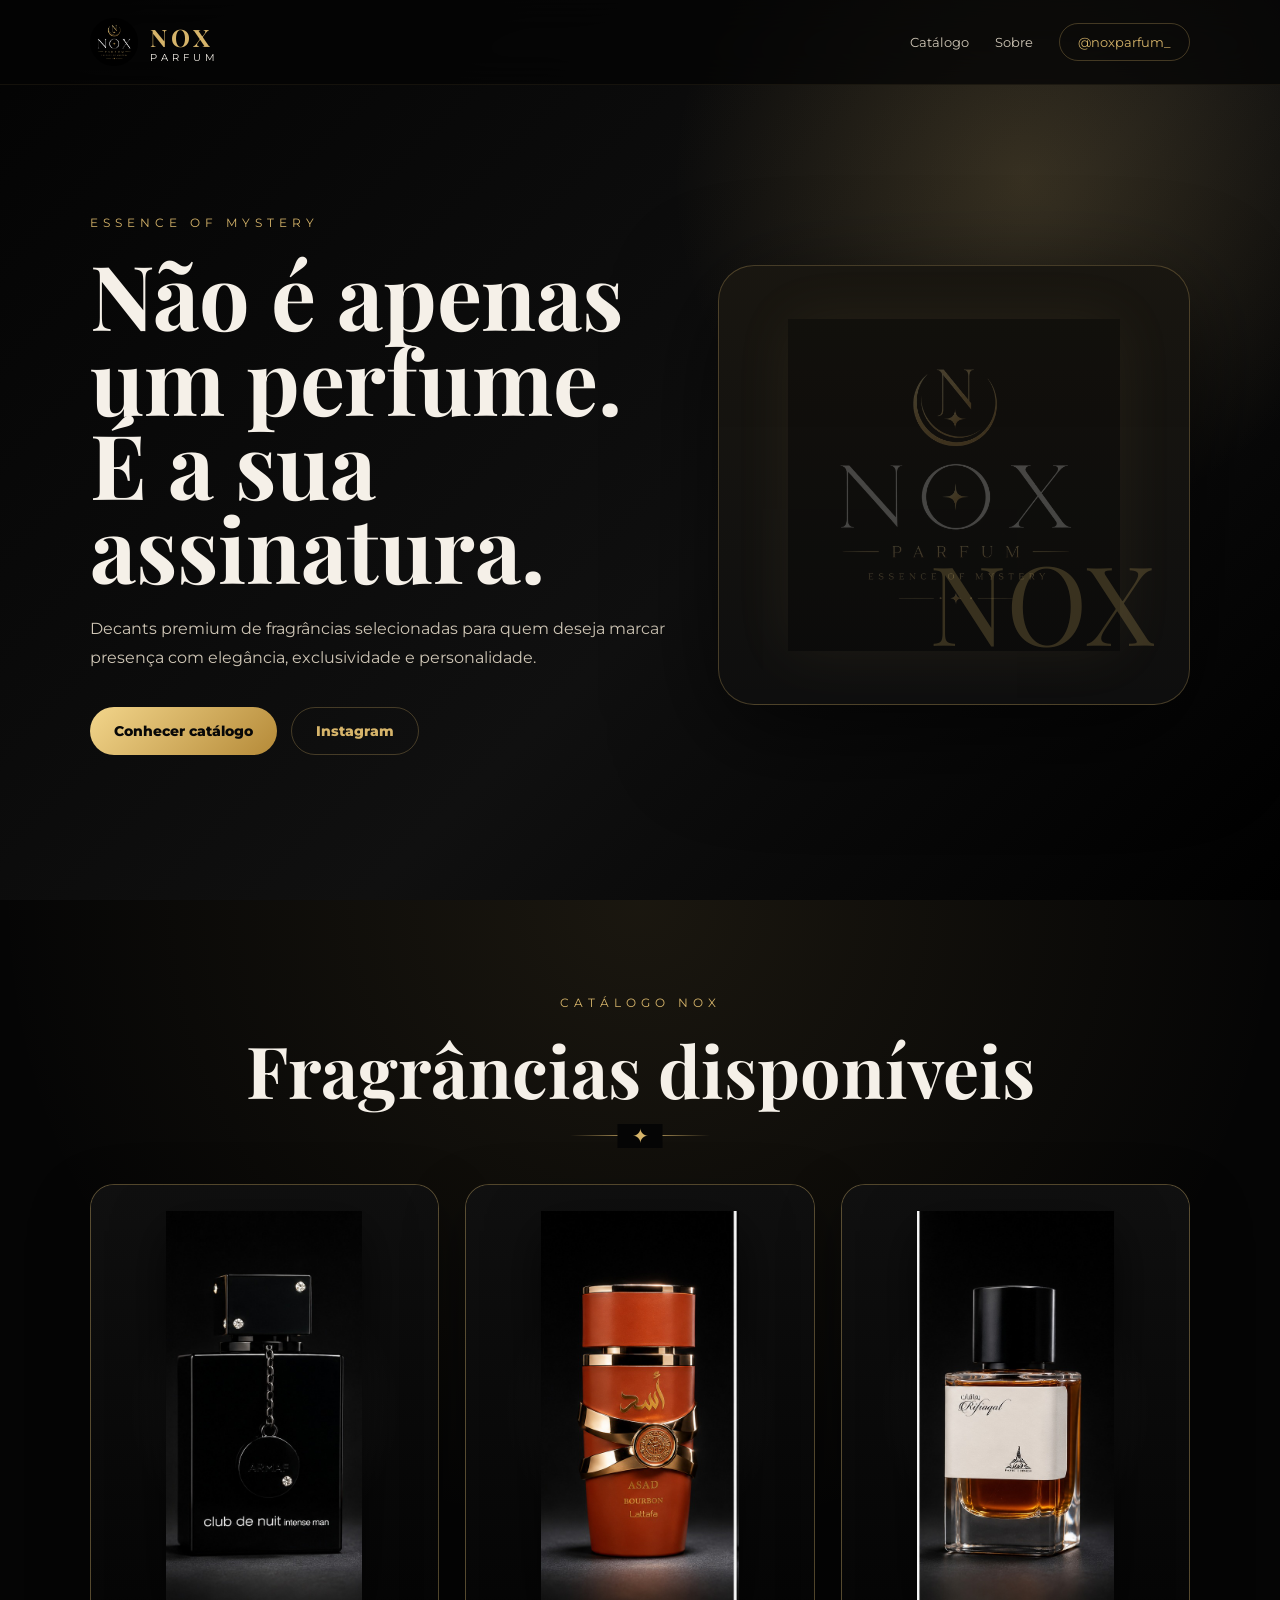
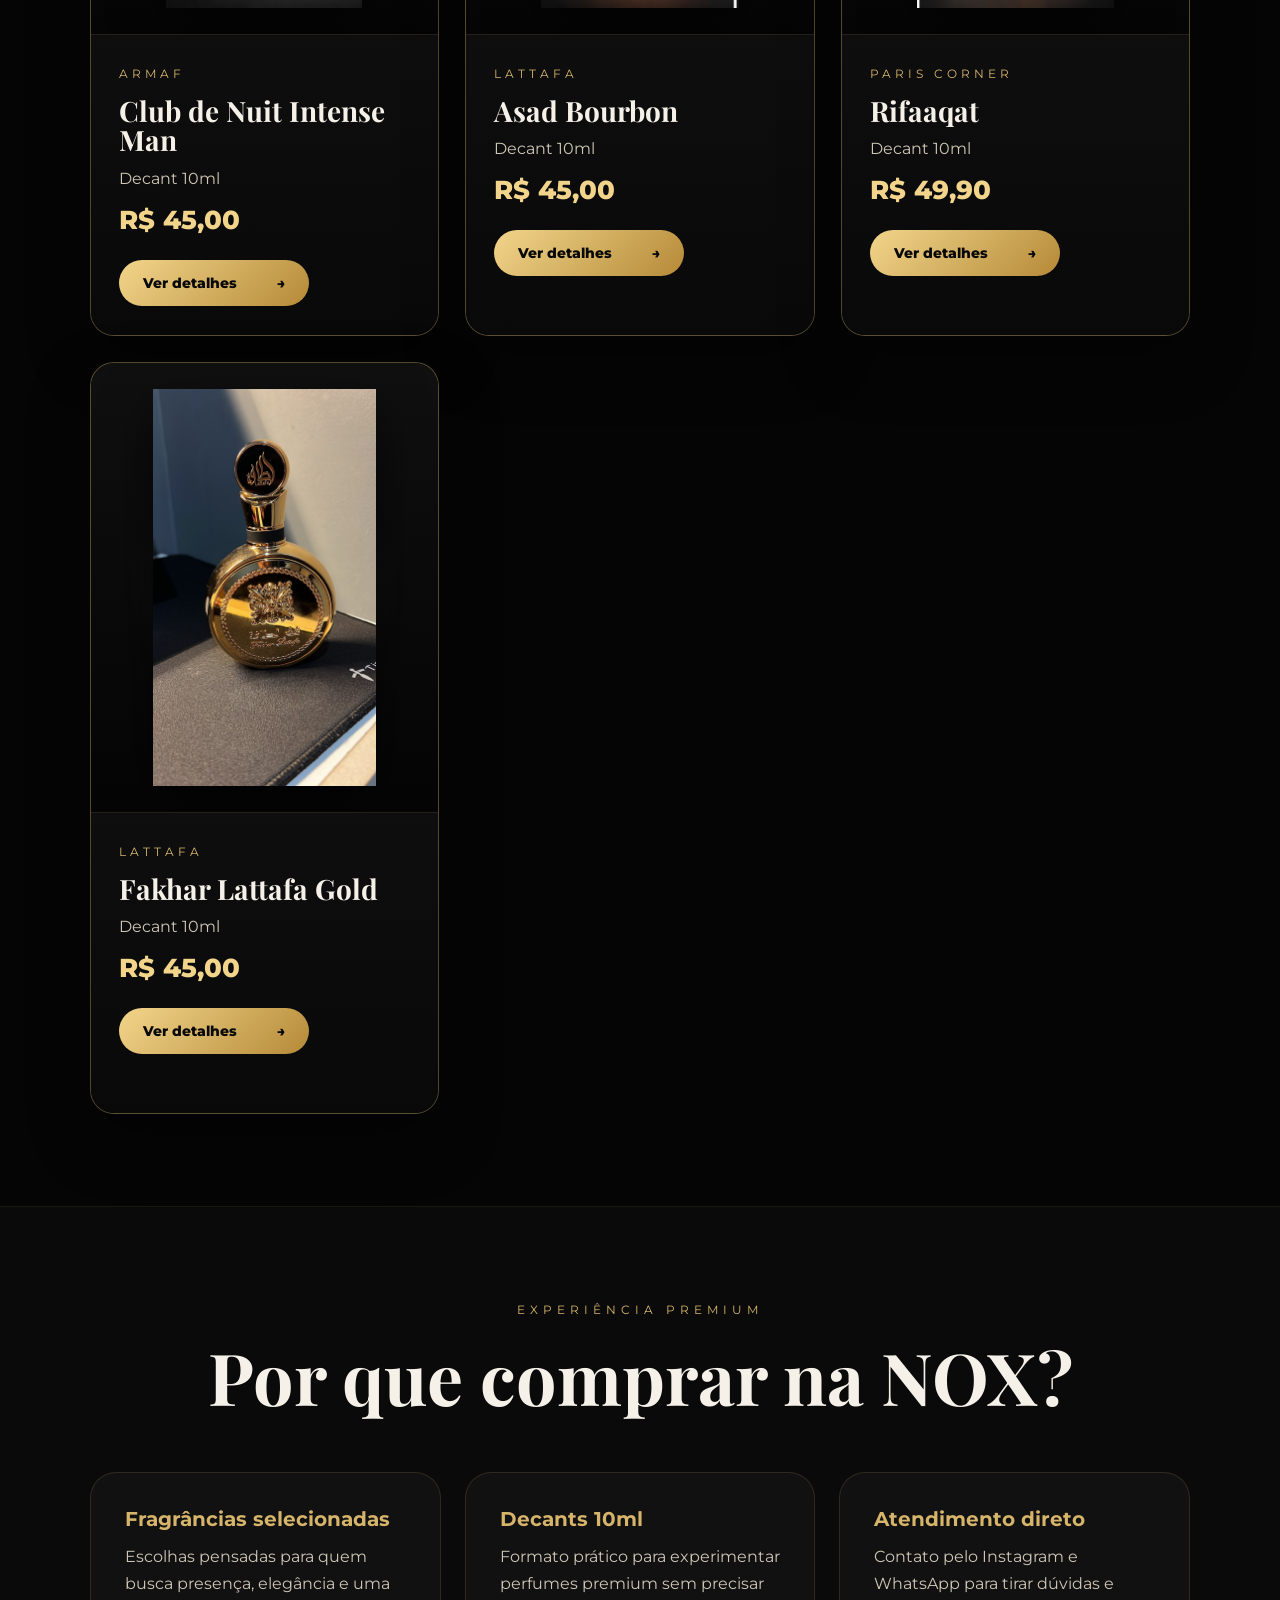
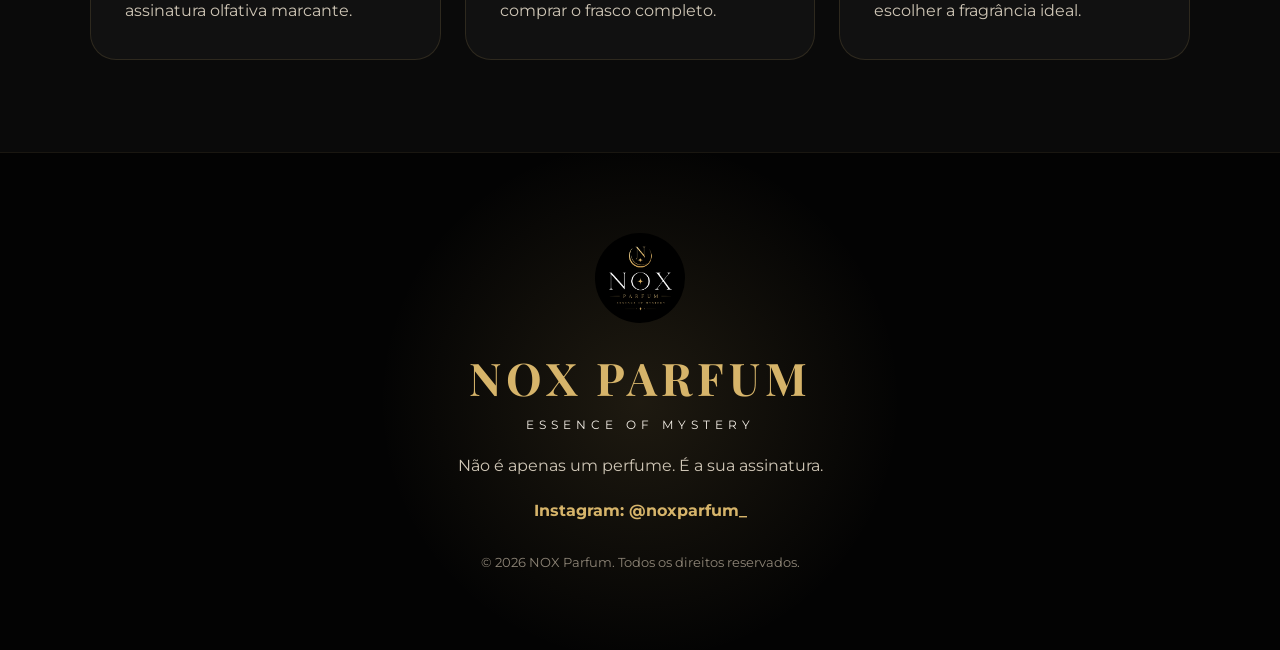
<file: index.html>
<!DOCTYPE html>
<html lang="pt-BR">
<head>
  <meta charset="UTF-8"><meta name="viewport" content="width=device-width, initial-scale=1.0">
  <title>NOX Parfum | Decants Premium</title>
  <meta name="description" content="NOX Parfum — decants premium de fragrâncias selecionadas. Não é apenas um perfume. É a sua assinatura.">
  <meta name="keywords" content="NOX Parfum, decants, perfumes importados, Club de Nuit, Asad Bourbon, Rifaaqat, Fakhar Gold">
  <meta property="og:title" content="NOX Parfum | Decants Premium"><meta property="og:description" content="Fragrâncias selecionadas para quem deseja marcar presença.">
  <meta property="og:type" content="website"><meta property="og:url" content="https://noxparfum.com.br"><meta property="og:image" content="https://noxparfum.com.br/assets/images/logo/logo-nox.png">
  <link rel="icon" href="assets/images/logo/logo-nox.png">
  <link rel="preconnect" href="https://fonts.googleapis.com"><link rel="preconnect" href="https://fonts.gstatic.com" crossorigin>
  <link href="https://fonts.googleapis.com/css2?family=Playfair+Display:wght@600;700&family=Montserrat:wght@300;400;500;600;700;800&display=swap" rel="stylesheet">
  <link rel="stylesheet" href="css/style.css">
</head>
<body>
<header class="header">
  <a href="index.html" class="logo-wrap"><img class="logo-img" src="assets/images/logo/logo-nox.png" alt="Logo NOX Parfum"><div class="logo-text"><strong>NOX</strong><span>PARFUM</span></div></a>
  <nav class="nav"><a href="#catalogo">Catálogo</a><a href="#sobre">Sobre</a><a class="insta-btn" href="https://www.instagram.com/noxparfum_/" target="_blank">@noxparfum_</a></nav>
</header>
<section class="hero">
  <div><div class="hero-kicker">Essence of Mystery</div><h1>Não é apenas um perfume.<br>É a sua assinatura.</h1><p>Decants premium de fragrâncias selecionadas para quem deseja marcar presença com elegância, exclusividade e personalidade.</p><div class="actions"><a class="btn btn-gold" href="#catalogo">Conhecer catálogo</a><a class="btn btn-dark" href="https://www.instagram.com/noxparfum_/" target="_blank">Instagram</a></div></div>
  <div class="hero-visual" aria-label="Identidade visual NOX"></div>
</section>
<main>
<section id="catalogo" class="section catalog-section"><div class="section-title"><span>Catálogo NOX</span><h2>Fragrâncias disponíveis</h2><div class="title-ornament"></div></div><div class="catalog-grid" id="catalogoGrid"></div></section>
<section id="sobre" class="section about"><div class="section-title"><span>Experiência Premium</span><h2>Por que comprar na NOX?</h2></div><div class="feature-grid"><div class="feature"><h3>Fragrâncias selecionadas</h3><p>Escolhas pensadas para quem busca presença, elegância e uma assinatura olfativa marcante.</p></div><div class="feature"><h3>Decants 10ml</h3><p>Formato prático para experimentar perfumes premium sem precisar comprar o frasco completo.</p></div><div class="feature"><h3>Atendimento direto</h3><p>Contato pelo Instagram e WhatsApp para tirar dúvidas e escolher a fragrância ideal.</p></div></div></section>
</main>
<footer class="footer"><img class="footer-logo" src="assets/images/logo/logo-nox.png" alt="Logo NOX"><h2>NOX PARFUM</h2><div class="mystery">ESSENCE OF MYSTERY</div><p>Não é apenas um perfume. É a sua assinatura.</p><a href="https://www.instagram.com/noxparfum_/" target="_blank">Instagram: @noxparfum_</a><small>© 2026 NOX Parfum. Todos os direitos reservados.</small></footer>
<script src="js/main.js"></script>
</body></html>
</file>
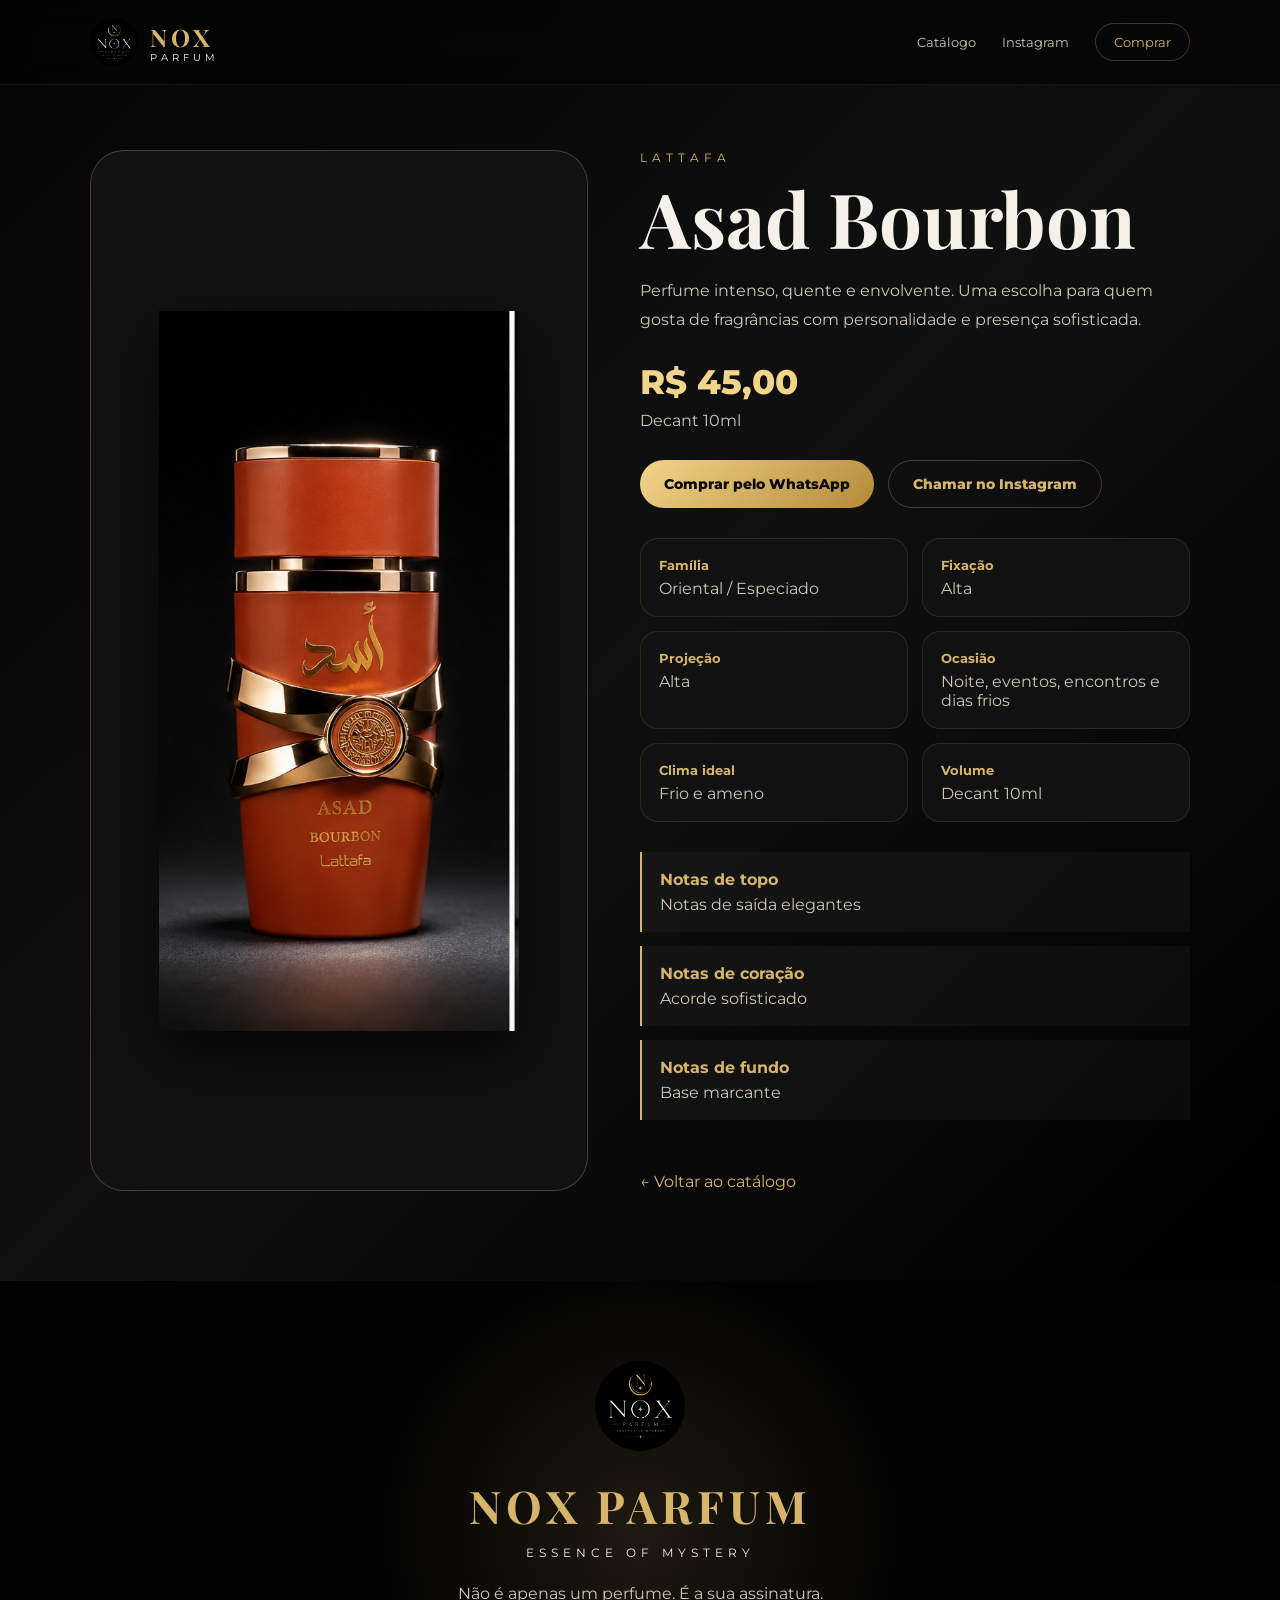
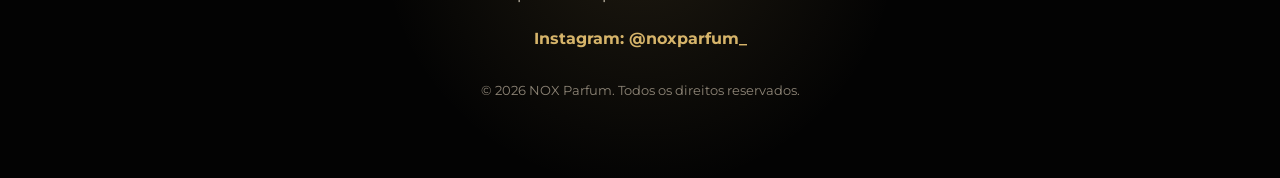
<file: perfumes/asad-bourbon.html>
<!DOCTYPE html><html lang="pt-BR"><head>
<meta charset="UTF-8"><meta name="viewport" content="width=device-width, initial-scale=1.0">
<title>Asad Bourbon | NOX Parfum</title><meta name="description" content="Perfume intenso, quente e envolvente. Uma escolha para quem gosta de fragrâncias com personalidade e presença sofisticada. Decant 10ml disponível na NOX Parfum.">
<link rel="icon" href="../assets/images/logo/logo-nox.png"><link rel="preconnect" href="https://fonts.googleapis.com"><link rel="preconnect" href="https://fonts.gstatic.com" crossorigin>
<link href="https://fonts.googleapis.com/css2?family=Playfair+Display:wght@600;700&family=Montserrat:wght@300;400;500;600;700;800&display=swap" rel="stylesheet"><link rel="stylesheet" href="../css/style.css"></head><body>
<header class="header"><a href="../index.html" class="logo-wrap"><img class="logo-img" src="../assets/images/logo/logo-nox.png" alt="Logo NOX Parfum"><div class="logo-text"><strong>NOX</strong><span>PARFUM</span></div></a><nav class="nav"><a href="../index.html#catalogo">Catálogo</a><a href="https://www.instagram.com/noxparfum_/" target="_blank">Instagram</a><a class="insta-btn" href="https://wa.me/5524981528704?text=Ol%C3%A1%21%20Tenho%20interesse%20no%20decant%20de%2010ml%20do%20Asad%20Bourbon%20por%20R%2445%2C00." target="_blank">Comprar</a></nav></header>
<main class="product-page"><div class="product-gallery"><img src="../assets/images/products/asad-bourbon.jpg" alt="Asad Bourbon"></div><section class="product-content"><div class="brand-line">Lattafa</div><h1>Asad Bourbon</h1><p class="product-desc">Perfume intenso, quente e envolvente. Uma escolha para quem gosta de fragrâncias com personalidade e presença sofisticada.</p><div class="product-price">R$ 45,00</div><div class="volume">Decant 10ml</div><div class="actions"><a class="btn btn-gold" href="https://wa.me/5524981528704?text=Ol%C3%A1%21%20Tenho%20interesse%20no%20decant%20de%2010ml%20do%20Asad%20Bourbon%20por%20R%2445%2C00." target="_blank">Comprar pelo WhatsApp</a><a class="btn btn-dark" href="https://www.instagram.com/noxparfum_/" target="_blank">Chamar no Instagram</a></div><div class="specs"><div class="spec"><strong>Família</strong><span>Oriental / Especiado</span></div><div class="spec"><strong>Fixação</strong><span>Alta</span></div><div class="spec"><strong>Projeção</strong><span>Alta</span></div><div class="spec"><strong>Ocasião</strong><span>Noite, eventos, encontros e dias frios</span></div><div class="spec"><strong>Clima ideal</strong><span>Frio e ameno</span></div><div class="spec"><strong>Volume</strong><span>Decant 10ml</span></div></div><div class="notes"><div class="note-row"><strong>Notas de topo</strong><span>Notas de saída elegantes</span></div><div class="note-row"><strong>Notas de coração</strong><span>Acorde sofisticado</span></div><div class="note-row"><strong>Notas de fundo</strong><span>Base marcante</span></div></div><a class="back-link" href="../index.html#catalogo">← Voltar ao catálogo</a></section></main>
<footer class="footer"><img class="footer-logo" src="../assets/images/logo/logo-nox.png" alt="Logo NOX"><h2>NOX PARFUM</h2><div class="mystery">ESSENCE OF MYSTERY</div><p>Não é apenas um perfume. É a sua assinatura.</p><a href="https://www.instagram.com/noxparfum_/" target="_blank">Instagram: @noxparfum_</a><small>© 2026 NOX Parfum. Todos os direitos reservados.</small></footer>
</body></html>
</file>
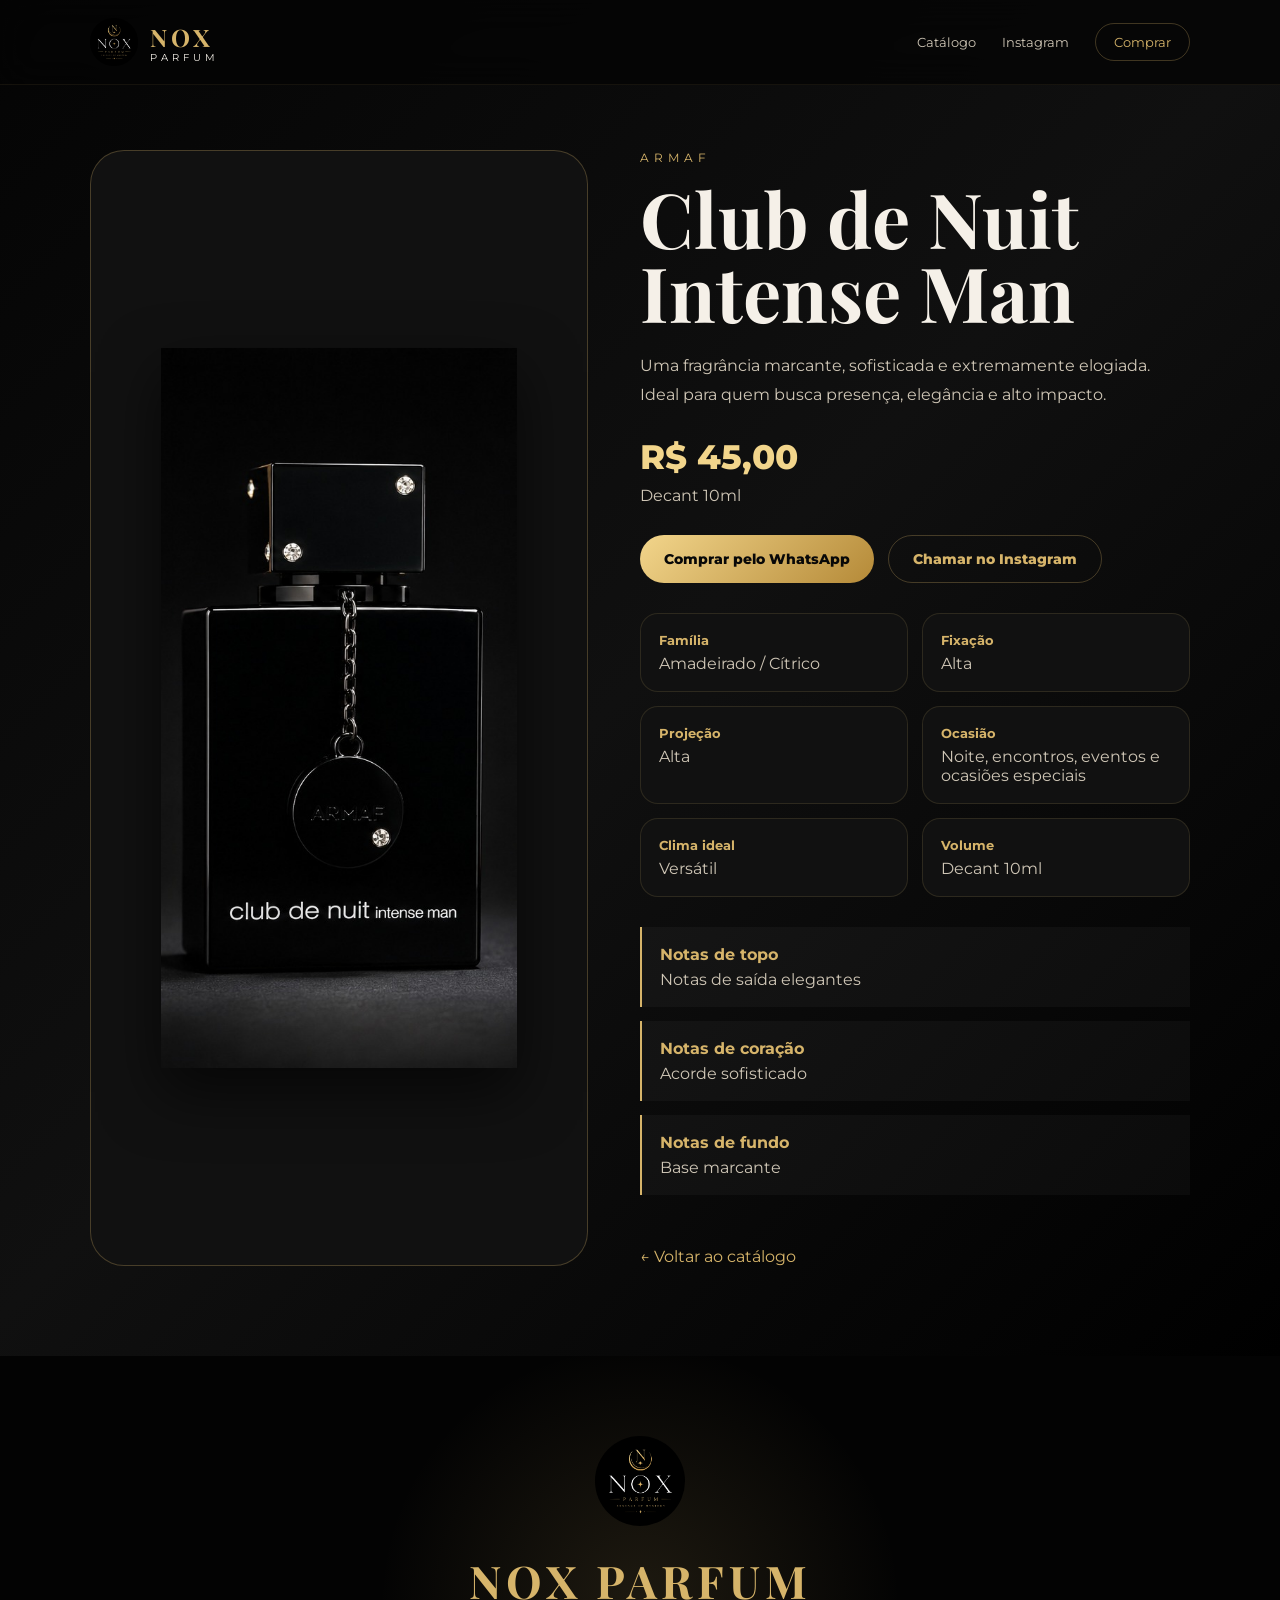
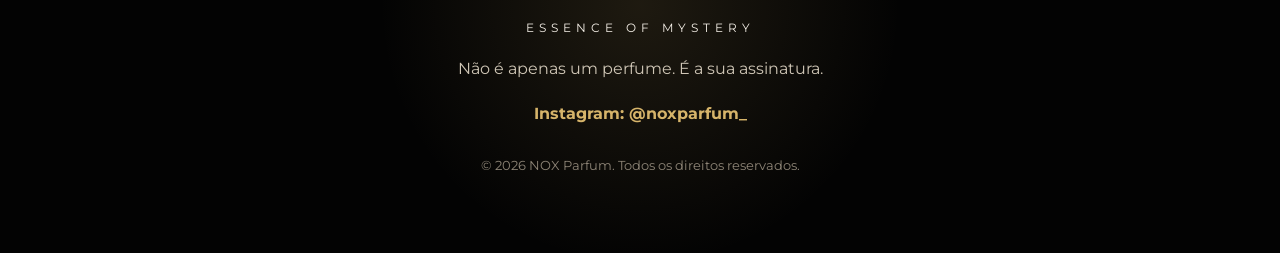
<file: perfumes/club-de-nuit.html>
<!DOCTYPE html><html lang="pt-BR"><head>
<meta charset="UTF-8"><meta name="viewport" content="width=device-width, initial-scale=1.0">
<title>Club de Nuit Intense Man | NOX Parfum</title><meta name="description" content="Uma fragrância marcante, sofisticada e extremamente elogiada. Ideal para quem busca presença, elegância e alto impacto. Decant 10ml disponível na NOX Parfum.">
<link rel="icon" href="../assets/images/logo/logo-nox.png"><link rel="preconnect" href="https://fonts.googleapis.com"><link rel="preconnect" href="https://fonts.gstatic.com" crossorigin>
<link href="https://fonts.googleapis.com/css2?family=Playfair+Display:wght@600;700&family=Montserrat:wght@300;400;500;600;700;800&display=swap" rel="stylesheet"><link rel="stylesheet" href="../css/style.css"></head><body>
<header class="header"><a href="../index.html" class="logo-wrap"><img class="logo-img" src="../assets/images/logo/logo-nox.png" alt="Logo NOX Parfum"><div class="logo-text"><strong>NOX</strong><span>PARFUM</span></div></a><nav class="nav"><a href="../index.html#catalogo">Catálogo</a><a href="https://www.instagram.com/noxparfum_/" target="_blank">Instagram</a><a class="insta-btn" href="https://wa.me/5524981528704?text=Ol%C3%A1%21%20Tenho%20interesse%20no%20decant%20de%2010ml%20do%20Club%20de%20Nuit%20Intense%20Man%20por%20R%2445%2C00." target="_blank">Comprar</a></nav></header>
<main class="product-page"><div class="product-gallery"><img src="../assets/images/products/club-de-nuit.jpg" alt="Club de Nuit Intense Man"></div><section class="product-content"><div class="brand-line">Armaf</div><h1>Club de Nuit Intense Man</h1><p class="product-desc">Uma fragrância marcante, sofisticada e extremamente elogiada. Ideal para quem busca presença, elegância e alto impacto.</p><div class="product-price">R$ 45,00</div><div class="volume">Decant 10ml</div><div class="actions"><a class="btn btn-gold" href="https://wa.me/5524981528704?text=Ol%C3%A1%21%20Tenho%20interesse%20no%20decant%20de%2010ml%20do%20Club%20de%20Nuit%20Intense%20Man%20por%20R%2445%2C00." target="_blank">Comprar pelo WhatsApp</a><a class="btn btn-dark" href="https://www.instagram.com/noxparfum_/" target="_blank">Chamar no Instagram</a></div><div class="specs"><div class="spec"><strong>Família</strong><span>Amadeirado / Cítrico</span></div><div class="spec"><strong>Fixação</strong><span>Alta</span></div><div class="spec"><strong>Projeção</strong><span>Alta</span></div><div class="spec"><strong>Ocasião</strong><span>Noite, encontros, eventos e ocasiões especiais</span></div><div class="spec"><strong>Clima ideal</strong><span>Versátil</span></div><div class="spec"><strong>Volume</strong><span>Decant 10ml</span></div></div><div class="notes"><div class="note-row"><strong>Notas de topo</strong><span>Notas de saída elegantes</span></div><div class="note-row"><strong>Notas de coração</strong><span>Acorde sofisticado</span></div><div class="note-row"><strong>Notas de fundo</strong><span>Base marcante</span></div></div><a class="back-link" href="../index.html#catalogo">← Voltar ao catálogo</a></section></main>
<footer class="footer"><img class="footer-logo" src="../assets/images/logo/logo-nox.png" alt="Logo NOX"><h2>NOX PARFUM</h2><div class="mystery">ESSENCE OF MYSTERY</div><p>Não é apenas um perfume. É a sua assinatura.</p><a href="https://www.instagram.com/noxparfum_/" target="_blank">Instagram: @noxparfum_</a><small>© 2026 NOX Parfum. Todos os direitos reservados.</small></footer>
</body></html>
</file>
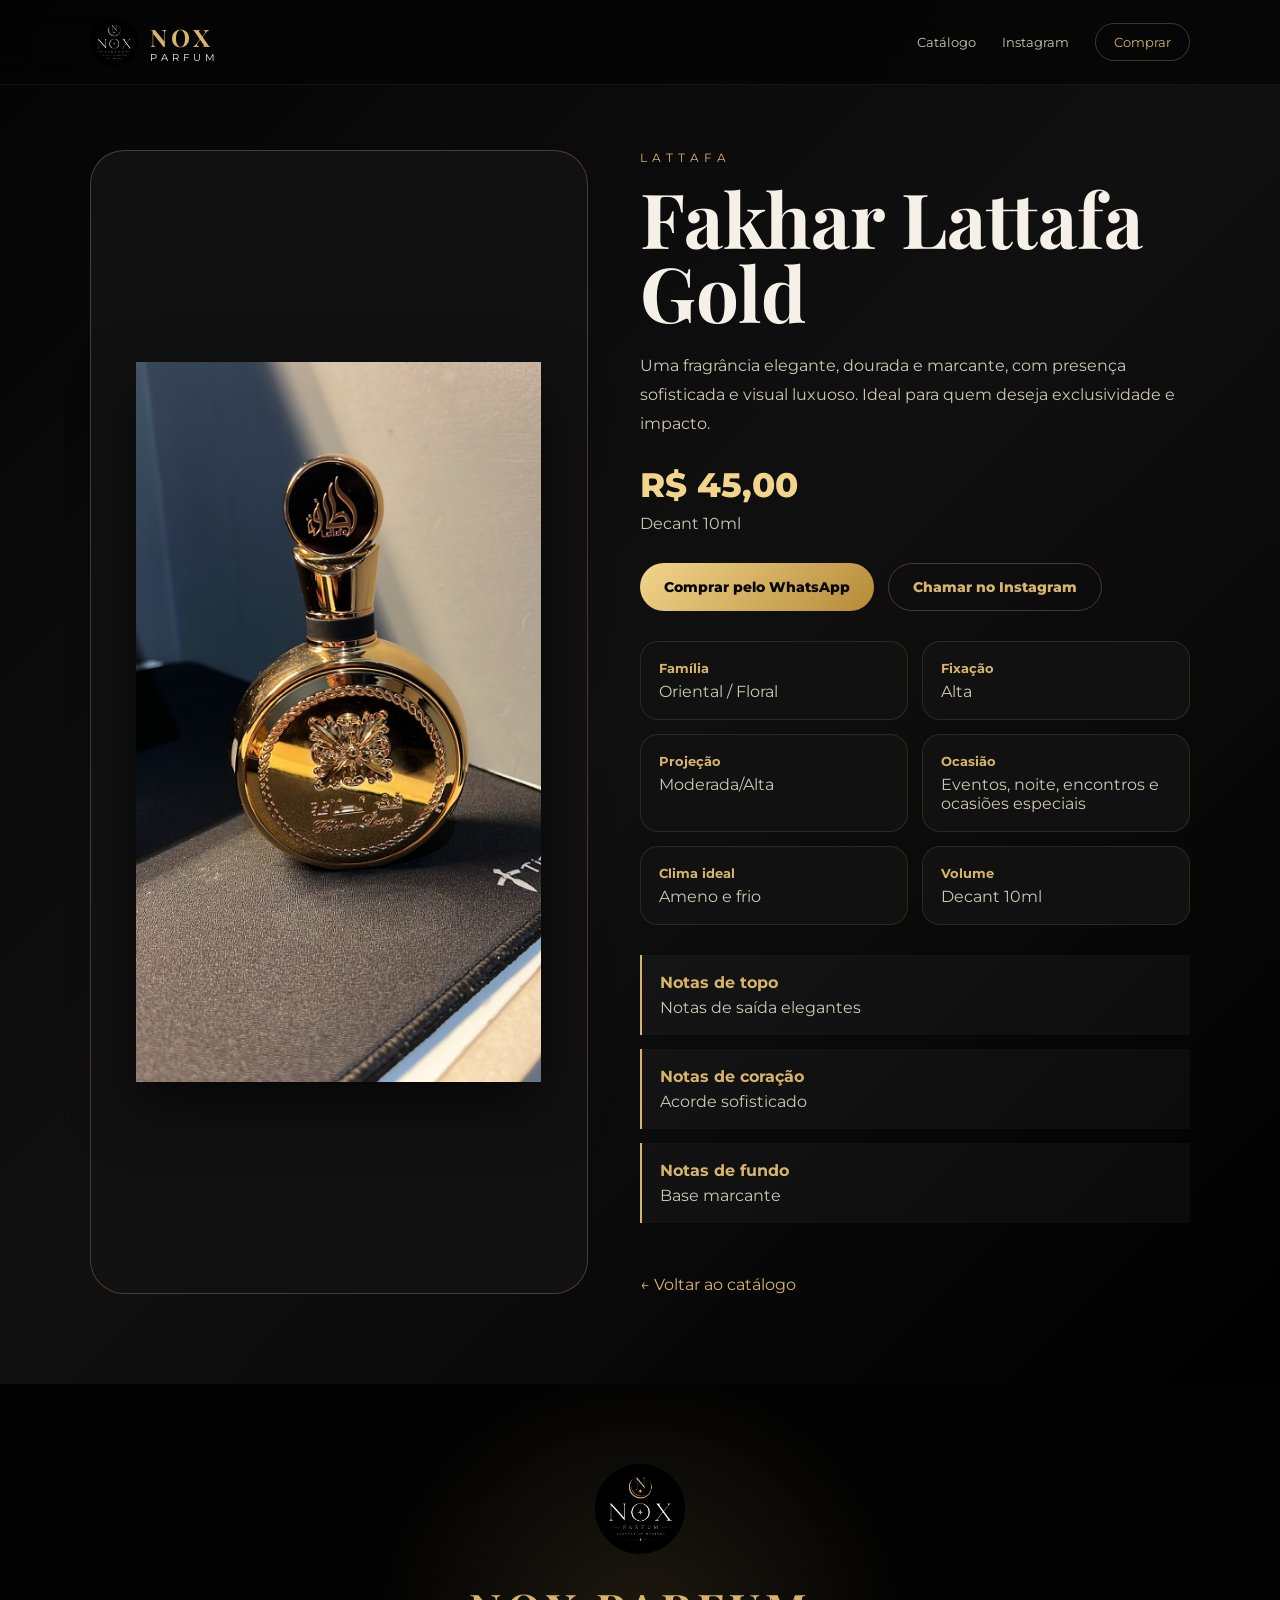
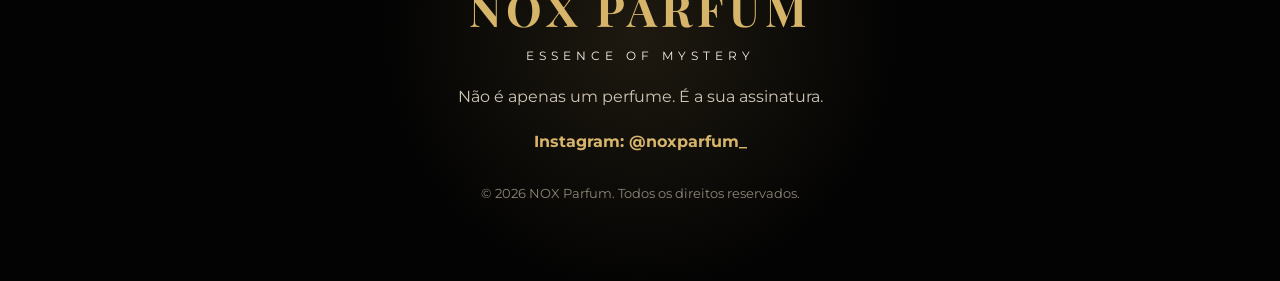
<file: perfumes/fakhar-gold.html>
<!DOCTYPE html><html lang="pt-BR"><head>
<meta charset="UTF-8"><meta name="viewport" content="width=device-width, initial-scale=1.0">
<title>Fakhar Lattafa Gold | NOX Parfum</title><meta name="description" content="Uma fragrância elegante, dourada e marcante, com presença sofisticada e visual luxuoso. Ideal para quem deseja exclusividade e impacto. Decant 10ml disponível na NOX Parfum.">
<link rel="icon" href="../assets/images/logo/logo-nox.png"><link rel="preconnect" href="https://fonts.googleapis.com"><link rel="preconnect" href="https://fonts.gstatic.com" crossorigin>
<link href="https://fonts.googleapis.com/css2?family=Playfair+Display:wght@600;700&family=Montserrat:wght@300;400;500;600;700;800&display=swap" rel="stylesheet"><link rel="stylesheet" href="../css/style.css"></head><body>
<header class="header"><a href="../index.html" class="logo-wrap"><img class="logo-img" src="../assets/images/logo/logo-nox.png" alt="Logo NOX Parfum"><div class="logo-text"><strong>NOX</strong><span>PARFUM</span></div></a><nav class="nav"><a href="../index.html#catalogo">Catálogo</a><a href="https://www.instagram.com/noxparfum_/" target="_blank">Instagram</a><a class="insta-btn" href="https://wa.me/5524981528704?text=Ol%C3%A1%21%20Tenho%20interesse%20no%20decant%20de%2010ml%20do%20Fakhar%20Lattafa%20Gold%20por%20R%2445%2C00." target="_blank">Comprar</a></nav></header>
<main class="product-page"><div class="product-gallery"><img src="../assets/images/products/fakhar-gold.jpg" alt="Fakhar Lattafa Gold"></div><section class="product-content"><div class="brand-line">Lattafa</div><h1>Fakhar Lattafa Gold</h1><p class="product-desc">Uma fragrância elegante, dourada e marcante, com presença sofisticada e visual luxuoso. Ideal para quem deseja exclusividade e impacto.</p><div class="product-price">R$ 45,00</div><div class="volume">Decant 10ml</div><div class="actions"><a class="btn btn-gold" href="https://wa.me/5524981528704?text=Ol%C3%A1%21%20Tenho%20interesse%20no%20decant%20de%2010ml%20do%20Fakhar%20Lattafa%20Gold%20por%20R%2445%2C00." target="_blank">Comprar pelo WhatsApp</a><a class="btn btn-dark" href="https://www.instagram.com/noxparfum_/" target="_blank">Chamar no Instagram</a></div><div class="specs"><div class="spec"><strong>Família</strong><span>Oriental / Floral</span></div><div class="spec"><strong>Fixação</strong><span>Alta</span></div><div class="spec"><strong>Projeção</strong><span>Moderada/Alta</span></div><div class="spec"><strong>Ocasião</strong><span>Eventos, noite, encontros e ocasiões especiais</span></div><div class="spec"><strong>Clima ideal</strong><span>Ameno e frio</span></div><div class="spec"><strong>Volume</strong><span>Decant 10ml</span></div></div><div class="notes"><div class="note-row"><strong>Notas de topo</strong><span>Notas de saída elegantes</span></div><div class="note-row"><strong>Notas de coração</strong><span>Acorde sofisticado</span></div><div class="note-row"><strong>Notas de fundo</strong><span>Base marcante</span></div></div><a class="back-link" href="../index.html#catalogo">← Voltar ao catálogo</a></section></main>
<footer class="footer"><img class="footer-logo" src="../assets/images/logo/logo-nox.png" alt="Logo NOX"><h2>NOX PARFUM</h2><div class="mystery">ESSENCE OF MYSTERY</div><p>Não é apenas um perfume. É a sua assinatura.</p><a href="https://www.instagram.com/noxparfum_/" target="_blank">Instagram: @noxparfum_</a><small>© 2026 NOX Parfum. Todos os direitos reservados.</small></footer>
</body></html>
</file>
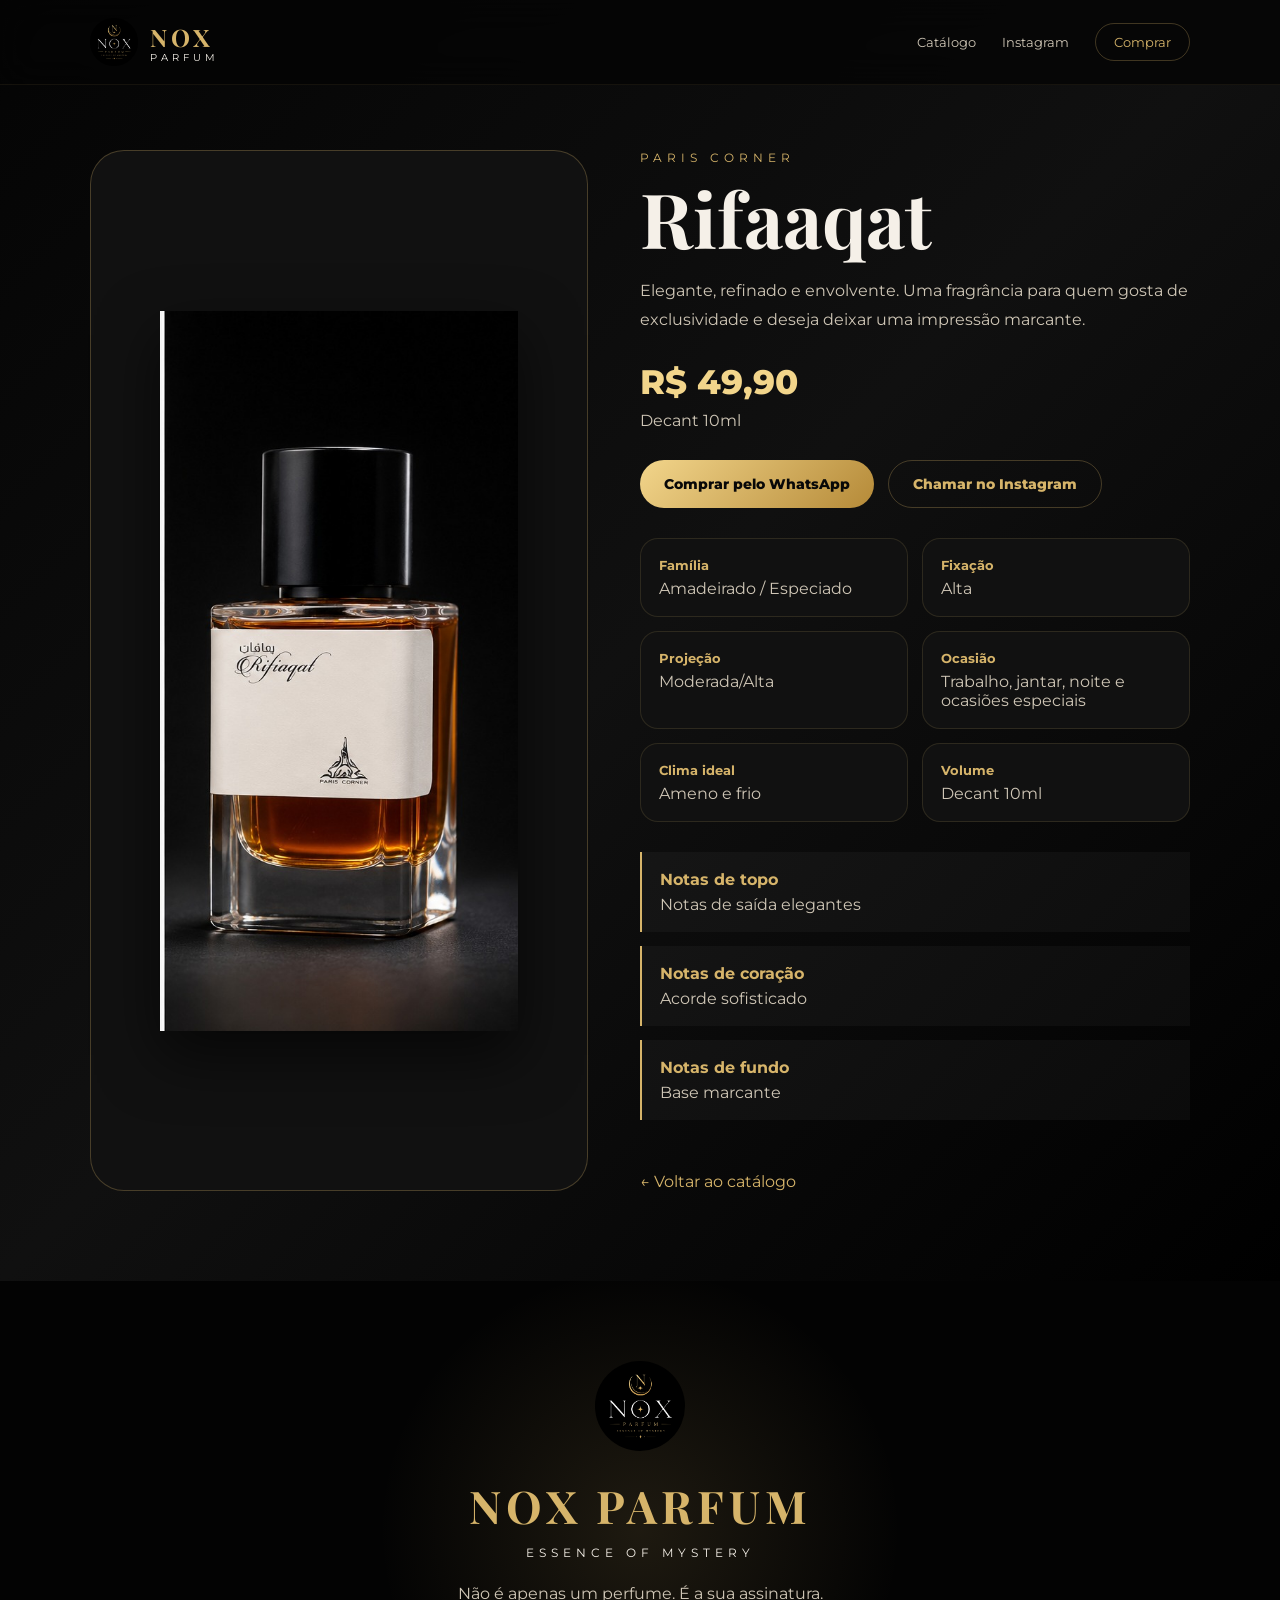
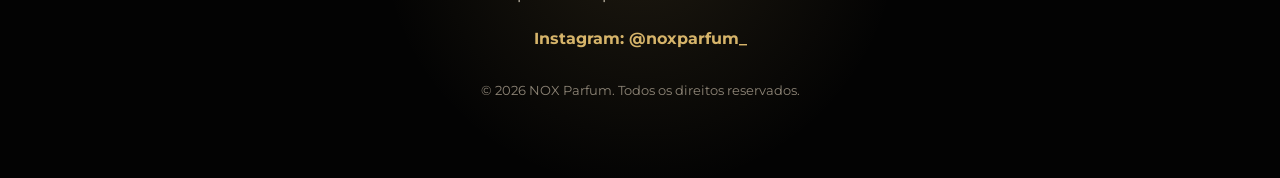
<file: perfumes/rifaaqat.html>
<!DOCTYPE html><html lang="pt-BR"><head>
<meta charset="UTF-8"><meta name="viewport" content="width=device-width, initial-scale=1.0">
<title>Rifaaqat | NOX Parfum</title><meta name="description" content="Elegante, refinado e envolvente. Uma fragrância para quem gosta de exclusividade e deseja deixar uma impressão marcante. Decant 10ml disponível na NOX Parfum.">
<link rel="icon" href="../assets/images/logo/logo-nox.png"><link rel="preconnect" href="https://fonts.googleapis.com"><link rel="preconnect" href="https://fonts.gstatic.com" crossorigin>
<link href="https://fonts.googleapis.com/css2?family=Playfair+Display:wght@600;700&family=Montserrat:wght@300;400;500;600;700;800&display=swap" rel="stylesheet"><link rel="stylesheet" href="../css/style.css"></head><body>
<header class="header"><a href="../index.html" class="logo-wrap"><img class="logo-img" src="../assets/images/logo/logo-nox.png" alt="Logo NOX Parfum"><div class="logo-text"><strong>NOX</strong><span>PARFUM</span></div></a><nav class="nav"><a href="../index.html#catalogo">Catálogo</a><a href="https://www.instagram.com/noxparfum_/" target="_blank">Instagram</a><a class="insta-btn" href="https://wa.me/5524981528704?text=Ol%C3%A1%21%20Tenho%20interesse%20no%20decant%20de%2010ml%20do%20Rifaaqat%20por%20R%2449%2C90." target="_blank">Comprar</a></nav></header>
<main class="product-page"><div class="product-gallery"><img src="../assets/images/products/rifaaqat.jpg" alt="Rifaaqat"></div><section class="product-content"><div class="brand-line">Paris Corner</div><h1>Rifaaqat</h1><p class="product-desc">Elegante, refinado e envolvente. Uma fragrância para quem gosta de exclusividade e deseja deixar uma impressão marcante.</p><div class="product-price">R$ 49,90</div><div class="volume">Decant 10ml</div><div class="actions"><a class="btn btn-gold" href="https://wa.me/5524981528704?text=Ol%C3%A1%21%20Tenho%20interesse%20no%20decant%20de%2010ml%20do%20Rifaaqat%20por%20R%2449%2C90." target="_blank">Comprar pelo WhatsApp</a><a class="btn btn-dark" href="https://www.instagram.com/noxparfum_/" target="_blank">Chamar no Instagram</a></div><div class="specs"><div class="spec"><strong>Família</strong><span>Amadeirado / Especiado</span></div><div class="spec"><strong>Fixação</strong><span>Alta</span></div><div class="spec"><strong>Projeção</strong><span>Moderada/Alta</span></div><div class="spec"><strong>Ocasião</strong><span>Trabalho, jantar, noite e ocasiões especiais</span></div><div class="spec"><strong>Clima ideal</strong><span>Ameno e frio</span></div><div class="spec"><strong>Volume</strong><span>Decant 10ml</span></div></div><div class="notes"><div class="note-row"><strong>Notas de topo</strong><span>Notas de saída elegantes</span></div><div class="note-row"><strong>Notas de coração</strong><span>Acorde sofisticado</span></div><div class="note-row"><strong>Notas de fundo</strong><span>Base marcante</span></div></div><a class="back-link" href="../index.html#catalogo">← Voltar ao catálogo</a></section></main>
<footer class="footer"><img class="footer-logo" src="../assets/images/logo/logo-nox.png" alt="Logo NOX"><h2>NOX PARFUM</h2><div class="mystery">ESSENCE OF MYSTERY</div><p>Não é apenas um perfume. É a sua assinatura.</p><a href="https://www.instagram.com/noxparfum_/" target="_blank">Instagram: @noxparfum_</a><small>© 2026 NOX Parfum. Todos os direitos reservados.</small></footer>
</body></html>
</file>
<file: css/style.css>
:root{--black:#050505;--gold:#d6b46a;--gold2:#f2d58b;--gold3:#b58a38;--text:#f5f0e8;--muted:#cfc6b6;--line:rgba(214,180,106,.28)}
*{margin:0;padding:0;box-sizing:border-box}html{scroll-behavior:smooth}body{font-family:Montserrat,Arial,sans-serif;background:#050505;color:var(--text)}a{text-decoration:none;color:inherit}img{display:block;max-width:100%}
.header{position:fixed;top:0;left:0;right:0;z-index:50;display:flex;justify-content:space-between;align-items:center;padding:18px 7%;background:rgba(5,5,5,.76);backdrop-filter:blur(18px);border-bottom:1px solid rgba(214,180,106,.08)}
.logo-wrap{display:flex;align-items:center;gap:12px}.logo-img{width:48px;height:48px;object-fit:contain;border-radius:50%}.logo-text strong{display:block;font-family:'Playfair Display',serif;color:var(--gold);letter-spacing:4px;font-size:24px}.logo-text span{display:block;font-size:10px;letter-spacing:4px;margin-top:-2px}.nav{display:flex;gap:26px;align-items:center}.nav a{font-size:13px;color:var(--muted);transition:.25s}.nav a:hover{color:var(--gold)}.insta-btn{border:1px solid var(--line);padding:10px 18px;border-radius:999px;color:var(--gold)!important}
.hero{min-height:100vh;padding:150px 7% 80px;display:grid;grid-template-columns:1.1fr .9fr;align-items:center;gap:50px;background:radial-gradient(circle at 80% 20%,rgba(214,180,106,.20),transparent 28%),linear-gradient(135deg,#030303,#101010 58%,#000)}
.hero-kicker{color:var(--gold);letter-spacing:5px;font-size:12px;text-transform:uppercase;margin-bottom:22px}.hero h1{font-family:'Playfair Display',serif;font-size:clamp(44px,7vw,92px);line-height:.94;margin-bottom:26px}.hero p{color:var(--muted);max-width:620px;line-height:1.8;margin-bottom:34px}
.actions{display:flex;gap:14px;flex-wrap:wrap}.btn{display:inline-flex;align-items:center;justify-content:center;gap:10px;padding:14px 24px;border-radius:999px;font-weight:800;font-size:14px;transition:.28s}.btn-gold{background:linear-gradient(135deg,var(--gold2),var(--gold3));color:#080808}.btn-dark{border:1px solid var(--line);color:var(--gold)}.btn:hover{transform:translateY(-3px);opacity:.92}
.hero-visual{position:relative;min-height:440px;border-radius:36px;border:1px solid var(--line);background:linear-gradient(180deg,rgba(214,180,106,.08),rgba(255,255,255,.02)),#090909;box-shadow:0 30px 100px rgba(0,0,0,.6);overflow:hidden}.hero-visual:before{content:"";position:absolute;inset:12%;background:url('../assets/images/logo/logo-nox.png') center/contain no-repeat;opacity:.22;filter:drop-shadow(0 0 30px rgba(214,180,106,.35))}.hero-visual:after{content:"NOX";position:absolute;bottom:30px;right:34px;font-family:'Playfair Display',serif;color:rgba(214,180,106,.22);font-size:110px}
.section{padding:92px 7%}.catalog-section{background:radial-gradient(circle at top,rgba(214,180,106,.10),transparent 32%),#050505}.section-title{text-align:center;margin-bottom:48px}.section-title span{color:var(--gold);letter-spacing:5px;text-transform:uppercase;font-size:12px}.section-title h2{font-family:'Playfair Display',serif;font-size:clamp(38px,5.6vw,76px);margin-top:10px}.title-ornament{width:140px;height:1px;background:linear-gradient(90deg,transparent,var(--gold),transparent);margin:18px auto 0;position:relative}.title-ornament:after{content:"✦";position:absolute;left:50%;top:50%;transform:translate(-50%,-50%);background:#050505;color:var(--gold);padding:0 14px;font-size:20px}
.catalog-grid{display:grid;grid-template-columns:repeat(auto-fit,minmax(280px,1fr));gap:26px;align-items:stretch}.card{max-width:360px;width:100%;margin:0 auto;background:linear-gradient(180deg,#141414,#080808);border:1px solid rgba(214,180,106,.36);border-radius:24px;overflow:hidden;transition:.35s;box-shadow:0 24px 60px rgba(0,0,0,.38)}.card:hover{transform:translateY(-10px);border-color:rgba(242,213,139,.78);box-shadow:0 34px 90px rgba(0,0,0,.62)}
.card-img{height:450px;background:radial-gradient(circle at center,rgba(255,255,255,.08),transparent 48%),linear-gradient(180deg,#101010,#050505);display:flex;align-items:center;justify-content:center;padding:26px;overflow:hidden;border-bottom:1px solid rgba(214,180,106,.10)}.card-img img{width:100%;height:100%;object-fit:contain;object-position:center;transition:.5s ease;filter:drop-shadow(0 20px 26px rgba(0,0,0,.65))}.card:hover .card-img img{transform:scale(1.045)}
.card-body{min-height:300px;padding:28px;background:linear-gradient(180deg,rgba(14,14,14,.96),#090909)}.card-brand{color:var(--gold);letter-spacing:4px;text-transform:uppercase;font-size:12px}.card h3{font-family:'Playfair Display',serif;font-size:28px;line-height:1.05;margin:14px 0}.card p{color:var(--muted);margin-bottom:16px}.price{display:block;color:var(--gold2);font-size:26px;font-weight:800;margin-bottom:24px}.card .btn{min-width:190px;justify-content:space-between}
.about{background:#0a0a0a;border-top:1px solid rgba(214,180,106,.08);border-bottom:1px solid rgba(214,180,106,.08)}.feature-grid{display:grid;grid-template-columns:repeat(3,1fr);gap:24px}.feature{padding:34px;background:#111;border:1px solid rgba(214,180,106,.15);border-radius:26px}.feature h3{color:var(--gold);margin-bottom:12px;font-size:20px}.feature p{color:var(--muted);line-height:1.7}
.footer{padding:80px 7%;text-align:center;background:radial-gradient(circle at center,rgba(214,180,106,.13),transparent 38%),#030303}.footer-logo{width:90px;margin:0 auto 24px;border-radius:50%}.footer h2{font-family:'Playfair Display',serif;color:var(--gold);font-size:45px;letter-spacing:5px}.footer .mystery{letter-spacing:5px;font-size:12px;margin:10px 0 24px}.footer p{color:var(--muted);margin-bottom:26px}.footer a{color:var(--gold);font-weight:700}.footer small{display:block;color:#8e8577;margin-top:34px}
.product-page{padding:150px 7% 90px;display:grid;grid-template-columns:.95fr 1.05fr;gap:52px;min-height:100vh;background:linear-gradient(135deg,#040404,#101010,#000)}.product-gallery{border:1px solid var(--line);border-radius:34px;background:#111;min-height:620px;display:flex;align-items:center;justify-content:center;padding:32px}.product-gallery img{width:100%;height:100%;max-height:720px;object-fit:contain;filter:drop-shadow(0 24px 30px rgba(0,0,0,.62))}.brand-line{color:var(--gold);letter-spacing:5px;font-size:12px;text-transform:uppercase;margin-bottom:16px}.product-content h1{font-family:'Playfair Display',serif;font-size:clamp(42px,6vw,76px);line-height:.98;margin-bottom:22px}.product-desc{color:var(--muted);line-height:1.8;margin-bottom:26px}.product-price{color:var(--gold2);font-size:34px;font-weight:800;margin-bottom:8px}.volume{color:var(--muted);margin-bottom:30px}.specs{display:grid;grid-template-columns:repeat(2,1fr);gap:14px;margin:30px 0}.spec{padding:18px;border-radius:18px;background:#111;border:1px solid rgba(214,180,106,.14)}.spec strong{display:block;color:var(--gold);font-size:13px;margin-bottom:6px}.spec span{color:var(--muted)}.notes{margin:28px 0;display:grid;gap:14px}.note-row{padding:18px;border-left:2px solid var(--gold);background:rgba(255,255,255,.03)}.note-row strong{color:var(--gold);display:block;margin-bottom:6px}.note-row span{color:var(--muted)}.back-link{display:inline-block;margin-top:24px;color:var(--gold)}
@media(max-width:1180px){.catalog-grid{grid-template-columns:repeat(2,minmax(280px,1fr))}}@media(max-width:920px){.nav a:not(.insta-btn){display:none}.hero,.product-page{grid-template-columns:1fr}.hero-visual{min-height:320px}.feature-grid{grid-template-columns:1fr}.product-gallery{min-height:420px}.specs{grid-template-columns:1fr}}@media(max-width:680px){.catalog-grid{grid-template-columns:1fr}.card{max-width:390px}.card-img{height:430px}}@media(max-width:520px){.header{padding:16px 5%}.hero,.section,.product-page,.footer{padding-left:5%;padding-right:5%}.hero{padding-top:130px}.insta-btn{display:none}.footer h2{font-size:34px}.card-img{height:390px;padding:22px}.card h3{font-size:25px}}
</file>
